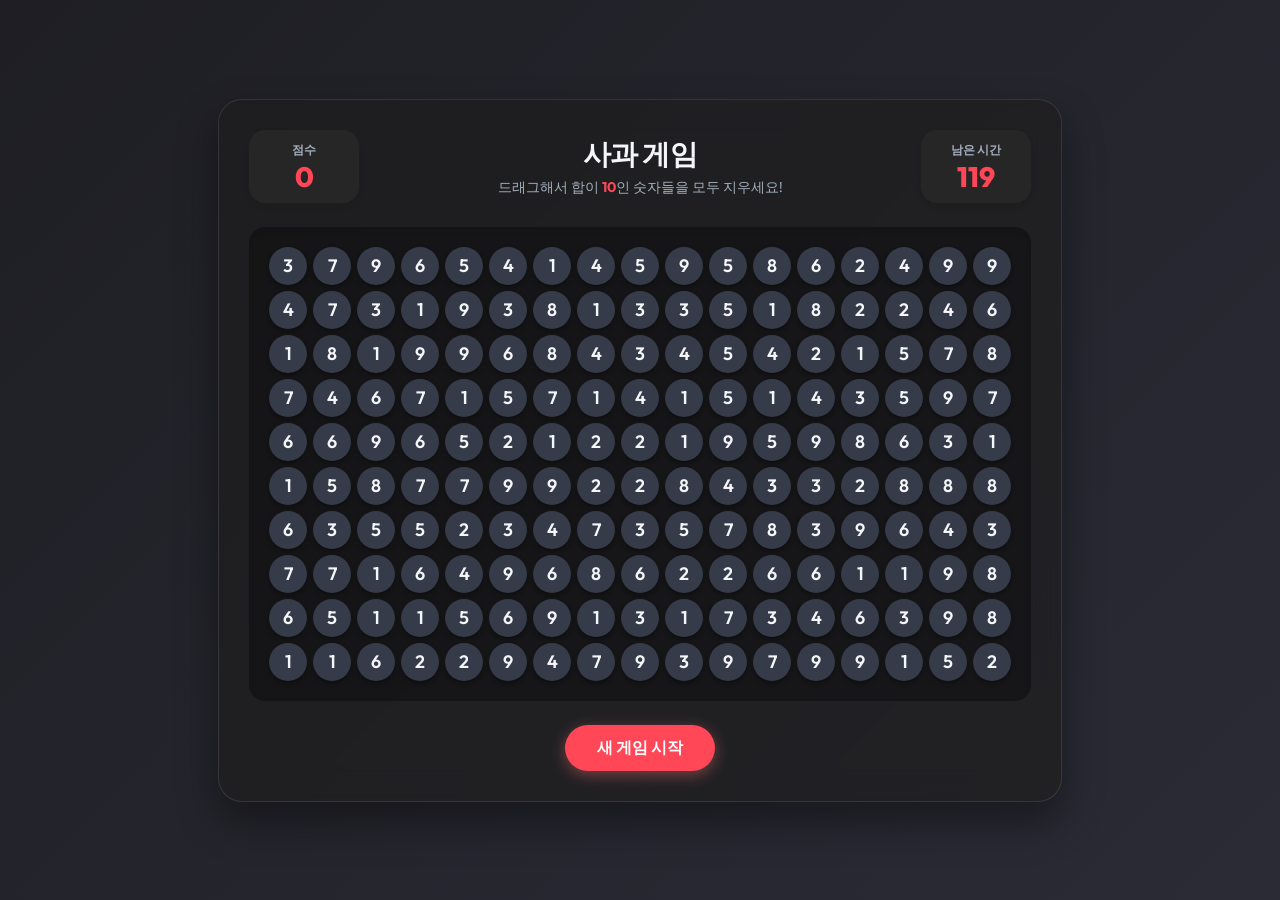
<file: game/index.html>
<!DOCTYPE html>
<html lang="ko">
<head>
    <meta charset="UTF-8">
    <meta name="viewport" content="width=device-width, initial-scale=1.0">
    <title>사과 게임 (Apple Game)</title>
    <link href="https://fonts.googleapis.com/css2?family=Outfit:wght@400;600;800&display=swap" rel="stylesheet">
    <link rel="stylesheet" href="style.css">
</head>
<body>
    <div class="game-container">
        <div class="header">
            <div class="info-card">
                <span class="label">점수</span>
                <span class="value" id="score">0</span>
            </div>
            <div class="title-container">
                <h1>사과 게임</h1>
                <p>드래그해서 합이 <strong>10</strong>인 숫자들을 모두 지우세요!</p>
            </div>
            <div class="info-card">
                <span class="label">남은 시간</span>
                <span class="value timer" id="timer">120</span>
            </div>
        </div>

        <div class="board-wrapper">
            <div class="game-board" id="board" draggable="false">
                <!-- Javascript will populate apples here -->
                <div id="selection-box" class="selection-box"></div>
            </div>
        </div>

        <div class="controls">
            <button id="reset-btn" class="btn primary-btn">새 게임 시작</button>
        </div>
    </div>

    <!-- Game Over Modal -->
    <div class="modal-overlay" id="game-over-modal">
        <div class="modal">
            <h2>게임 종료!</h2>
            <p>축하합니다. 당신의 최종 점수는</p>
            <div class="final-score" id="final-score">0</div>
            <button id="modal-reset-btn" class="btn primary-btn">다시 도전하기</button>
        </div>
    </div>

    <script src="script.js"></script>
</body>
</html>
</file>
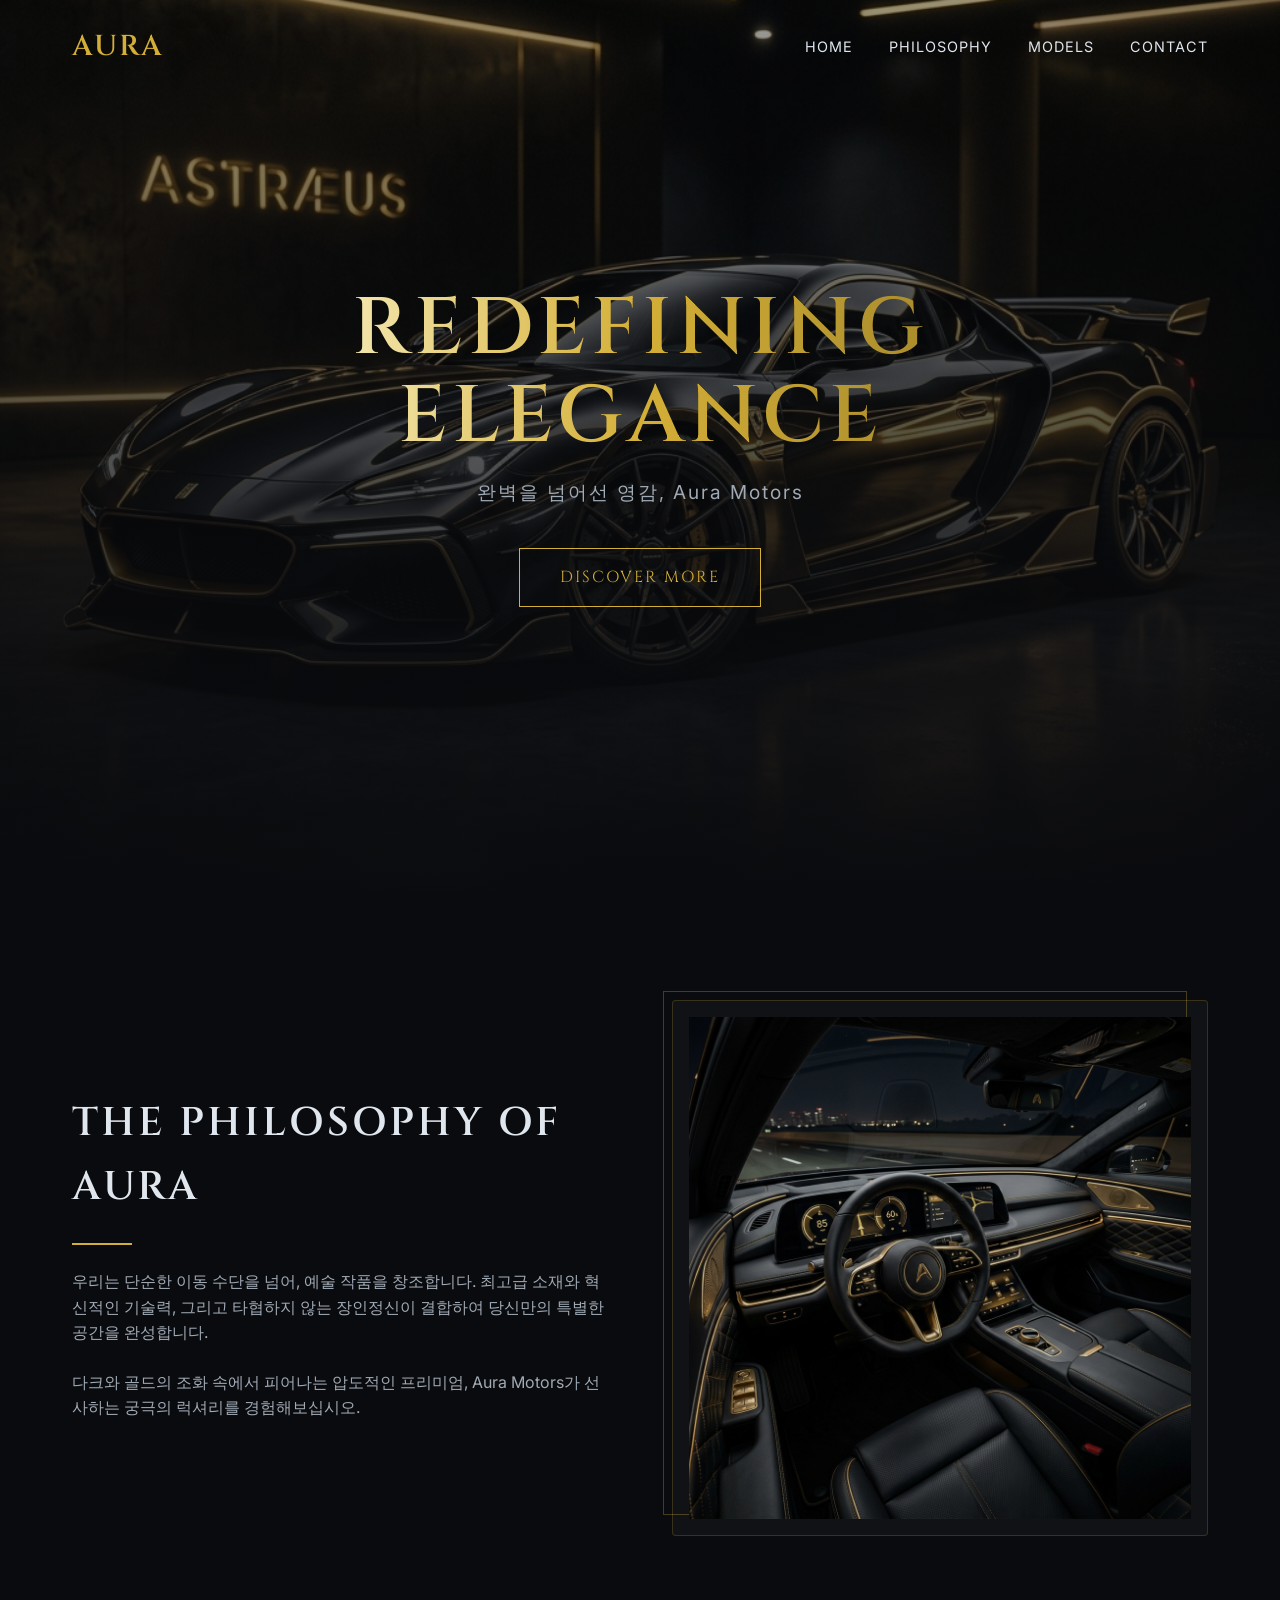
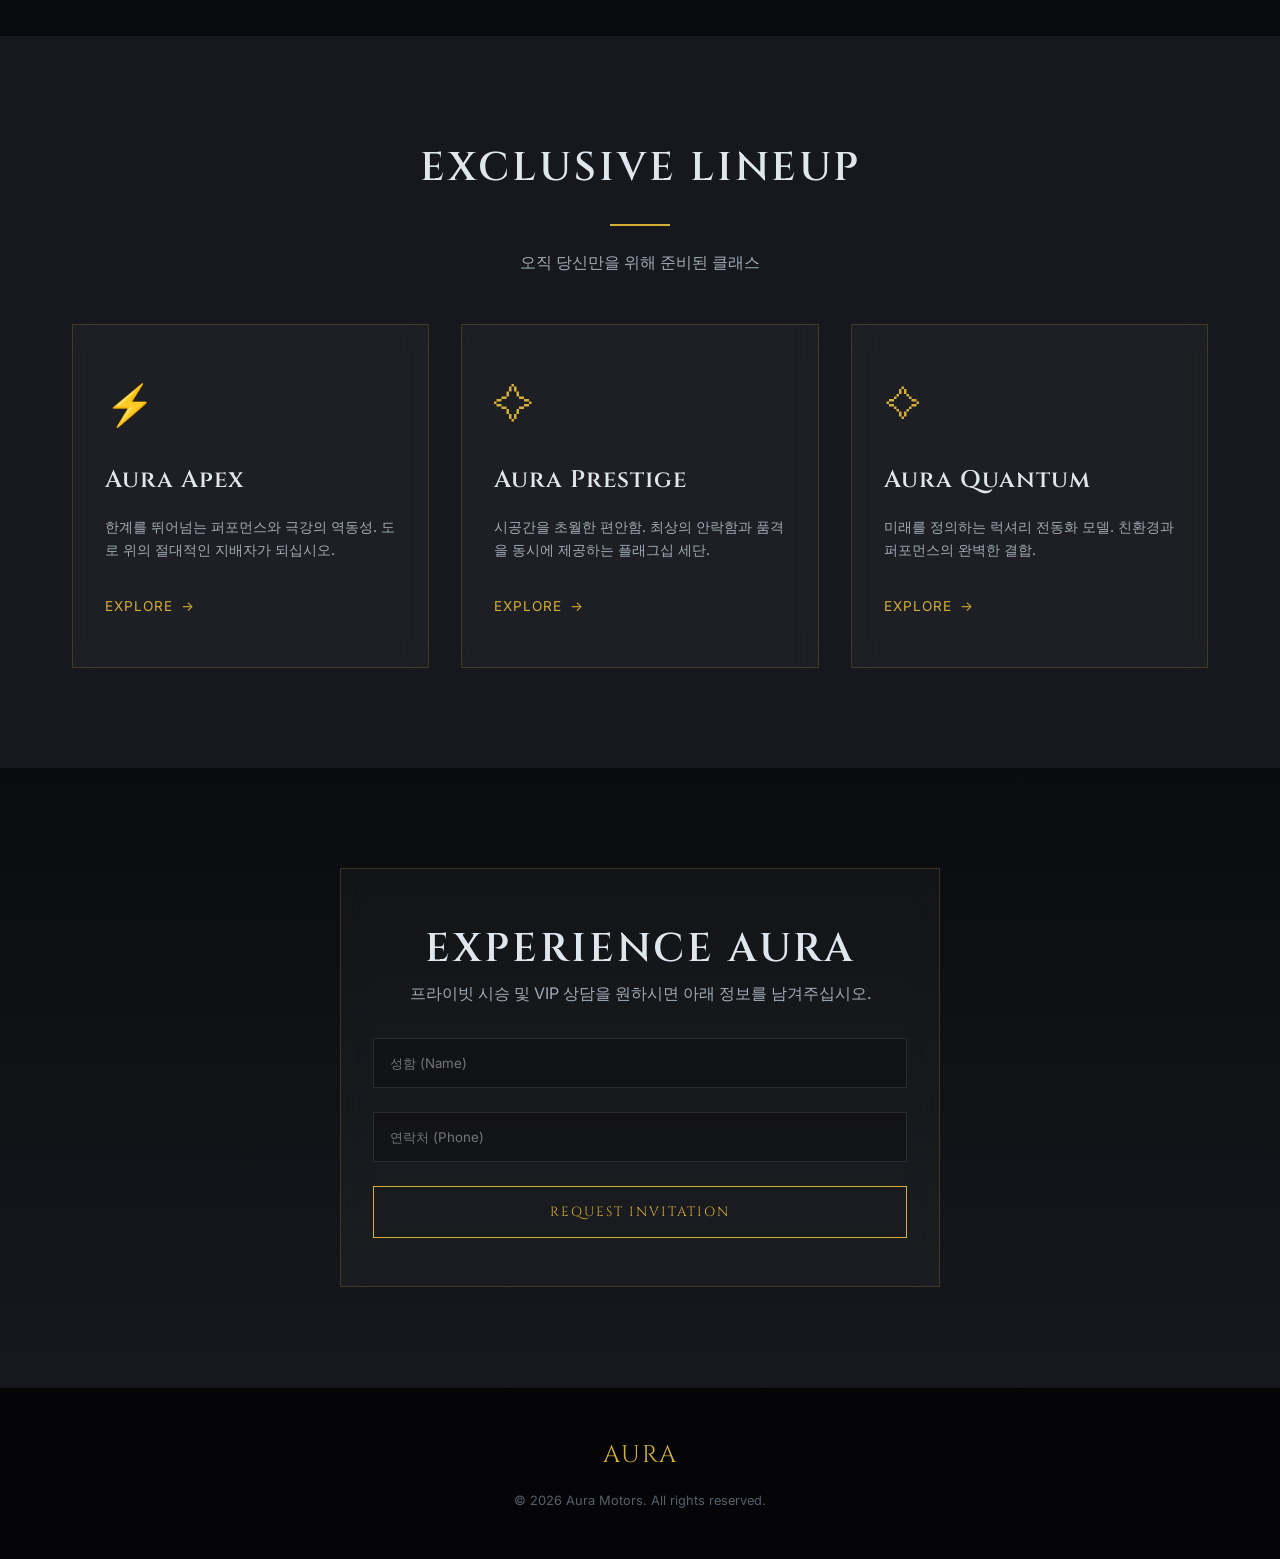
<file: test/index.html>
<!DOCTYPE html>
<html lang="ko">
<head>
    <meta charset="UTF-8">
    <meta name="viewport" content="width=device-width, initial-scale=1.0">
    <title>Aura Motors | Beyond Luxury</title>
    <meta name="description" content="Aura Motors - 프리미엄 럭셔리 자동차의 새로운 기준.">
    <!-- Google Fonts -->
    <link rel="preconnect" href="https://fonts.googleapis.com">
    <link rel="preconnect" href="https://fonts.gstatic.com" crossorigin>
    <link href="https://fonts.googleapis.com/css2?family=Cinzel:wght@400;600;700&family=Inter:wght@300;400;500&display=swap" rel="stylesheet">
    <link rel="stylesheet" href="css/style.css">
</head>
<body>
    <!-- Navigation -->
    <nav id="navbar">
        <div class="nav-container">
            <a href="#" class="logo">AURA</a>
            <div class="nav-links">
                <a href="#home">Home</a>
                <a href="#about">Philosophy</a>
                <a href="#models">Models</a>
                <a href="#contact">Contact</a>
            </div>
            <div class="menu-toggle">
                <span></span>
                <span></span>
                <span></span>
            </div>
        </div>
    </nav>

    <!-- Hero Section -->
    <section id="home" class="hero">
        <div class="hero-overlay"></div>
        <div class="hero-content fade-in">
            <h1 class="hero-title">Redefining<br>Elegance</h1>
            <p class="hero-subtitle">완벽을 넘어선 영감, Aura Motors</p>
            <a href="#models" class="btn-primary">Discover More</a>
        </div>
    </section>

    <!-- About Section -->
    <section id="about" class="about">
        <div class="container section-grid">
            <div class="about-text slide-up">
                <h2 class="section-title">The Philosophy of Aura</h2>
                <div class="gold-line"></div>
                <p>우리는 단순한 이동 수단을 넘어, 예술 작품을 창조합니다. 최고급 소재와 혁신적인 기술력, 그리고 타협하지 않는 장인정신이 결합하여 당신만의 특별한 공간을 완성합니다.</p>
                <p>다크와 골드의 조화 속에서 피어나는 압도적인 프리미엄, Aura Motors가 선사하는 궁극의 럭셔리를 경험해보십시오.</p>
            </div>
            <div class="about-image slide-up">
                <div class="glass-frame">
                    <img src="images/interior_car.png" alt="Aura Motors Interior">
                </div>
            </div>
        </div>
    </section>

    <!-- Models/Services Section -->
    <section id="models" class="models">
        <div class="container">
            <div class="text-center slide-up">
                <h2 class="section-title">Exclusive Lineup</h2>
                <div class="gold-line center"></div>
                <p class="section-desc">오직 당신만을 위해 준비된 클래스</p>
            </div>
            <div class="models-grid slide-up delay-2">
                <!-- Card 1 -->
                <div class="model-card glass-panel">
                    <div class="card-icon">⚡</div>
                    <h3>Aura Apex</h3>
                    <p>한계를 뛰어넘는 퍼포먼스와 극강의 역동성. 도로 위의 절대적인 지배자가 되십시오.</p>
                    <a href="#" class="btn-text">Explore</a>
                </div>
                <!-- Card 2 -->
                <div class="model-card glass-panel">
                    <div class="card-icon">✧</div>
                    <h3>Aura Prestige</h3>
                    <p>시공간을 초월한 편안함. 최상의 안락함과 품격을 동시에 제공하는 플래그십 세단.</p>
                    <a href="#" class="btn-text">Explore</a>
                </div>
                <!-- Card 3 -->
                <div class="model-card glass-panel">
                    <div class="card-icon">⟡</div>
                    <h3>Aura Quantum</h3>
                    <p>미래를 정의하는 럭셔리 전동화 모델. 친환경과 퍼포먼스의 완벽한 결합.</p>
                    <a href="#" class="btn-text">Explore</a>
                </div>
            </div>
        </div>
    </section>

    <!-- Contact Section -->
    <section id="contact" class="contact">
        <div class="container">
            <div class="contact-card glass-panel slide-up">
                <h2 class="section-title">Experience Aura</h2>
                <p>프라이빗 시승 및 VIP 상담을 원하시면 아래 정보를 남겨주십시오.</p>
                <form class="contact-form">
                    <div class="form-group">
                        <input type="text" placeholder="성함 (Name)" required>
                    </div>
                    <div class="form-group">
                        <input type="tel" placeholder="연락처 (Phone)" required>
                    </div>
                    <button type="submit" class="btn-primary">Request Invitation</button>
                </form>
            </div>
        </div>
    </section>

    <!-- Footer -->
    <footer>
        <div class="container footer-content">
            <div class="footer-logo">AURA</div>
            <p>&copy; 2026 Aura Motors. All rights reserved.</p>
        </div>
    </footer>

    <script src="js/app.js"></script>
</body>
</html>
</file>
<file: game/style.css>
:root {
    --bg-color-from: #1e1e24;
    --bg-color-to: #2b2b36;
    --board-bg: rgba(0, 0, 0, 0.3);
    --text-primary: #f5f6fa;
    --text-secondary: #a4b0be;
    --primary-color: #ff4757;
    --primary-hover: #ff6b81;
    --apple-bg: #353b48;
    --apple-text: #f5f6fa;
    --apple-hover-bg: #404652;
    --apple-drag-bg: rgba(255, 71, 87, 0.3);
    --apple-size: 38px;
    --gap: 6px;
    --shadow-color: rgba(0, 0, 0, 0.4);
}

* {
    box-sizing: border-box;
    margin: 0;
    padding: 0;
}

body {
    font-family: 'Outfit', -apple-system, blinkmacsystemfont, 'Segoe UI', Roboto, Helvetica, Arial, sans-serif;
    color: var(--text-primary);
    background: linear-gradient(135deg, var(--bg-color-from) 0%, var(--bg-color-to) 100%);
    min-height: 100vh;
    display: flex;
    justify-content: center;
    align-items: center;
    overflow: hidden;
    user-select: none; /* Prevent text selection */
}

.game-container {
    background: rgba(30, 30, 30, 0.65);
    backdrop-filter: blur(16px);
    -webkit-backdrop-filter: blur(16px);
    border: 1px solid rgba(255, 255, 255, 0.1);
    border-radius: 24px;
    padding: 30px;
    box-shadow: 0 20px 40px rgba(0, 0, 0, 0.4);
    display: flex;
    flex-direction: column;
    gap: 24px;
    position: relative;
    z-index: 10;
}

.header {
    display: flex;
    justify-content: space-between;
    align-items: center;
}

.title-container {
    text-align: center;
}

h1 {
    font-size: 28px;
    font-weight: 800;
    color: var(--text-primary);
    margin-bottom: 4px;
    letter-spacing: -0.5px;
}

.title-container p {
    font-size: 14px;
    color: var(--text-secondary);
}

.title-container strong {
    color: var(--primary-color);
}

.info-card {
    background: rgba(40, 40, 40, 0.8);
    padding: 12px 24px;
    border-radius: 16px;
    display: flex;
    flex-direction: column;
    align-items: center;
    box-shadow: 0 4px 6px rgba(0, 0, 0, 0.05);
    min-width: 110px;
}

.info-card .label {
    font-size: 12px;
    text-transform: uppercase;
    font-weight: 600;
    color: var(--text-secondary);
    margin-bottom: 4px;
}

.info-card .value {
    font-size: 28px;
    font-weight: 800;
    color: var(--primary-color);
    line-height: 1;
}

.board-wrapper {
    position: relative;
    padding: 20px;
    background: var(--board-bg);
    border-radius: 16px;
    box-shadow: inset 0 4px 10px rgba(0, 0, 0, 0.05);
}

.game-board {
    display: grid;
    grid-template-columns: repeat(17, var(--apple-size));
    grid-template-rows: repeat(10, var(--apple-size));
    gap: var(--gap);
    position: relative;
    touch-action: none;
}

.apple-cell {
    width: var(--apple-size);
    height: var(--apple-size);
    background: var(--apple-bg);
    border-radius: 50%;
    display: flex;
    justify-content: center;
    align-items: center;
    font-size: 18px;
    font-weight: 600;
    color: var(--apple-text);
    box-shadow: 0 2px 4px var(--shadow-color);
    cursor: default;
    transition: transform 0.1s ease, box-shadow 0.1s ease, background 0.1s ease;
    z-index: 10;
}

.apple-cell:hover {
    background: var(--apple-hover-bg);
    transform: scale(1.05);
    box-shadow: 0 4px 8px var(--shadow-color);
}

.apple-cell.highlight {
    background: var(--apple-drag-bg);
    transform: scale(1.05);
}

.apple-cell.cleared {
    animation: popOut 0.3s forwards cubic-bezier(0.175, 0.885, 0.32, 1.275);
    pointer-events: none;
}

@keyframes popOut {
    0% { transform: scale(1); opacity: 1; }
    50% { transform: scale(1.2); opacity: 0.8; }
    100% { transform: scale(0); opacity: 0; }
}

.apple-cell.appear {
    animation: popIn 0.3s forwards cubic-bezier(0.175, 0.885, 0.32, 1.275);
}

@keyframes popIn {
    0% { transform: scale(0); opacity: 0; }
    50% { transform: scale(1.1); opacity: 1; }
    100% { transform: scale(1); opacity: 1; }
}

.selection-box {
    position: absolute;
    border: 2px solid var(--primary-color);
    background: rgba(255, 118, 117, 0.2);
    border-radius: 8px;
    pointer-events: none;
    display: none;
    z-index: 5;
    box-shadow: 0 0 10px rgba(255, 118, 117, 0.5);
    transition: all 0.05s linear;
}

.controls {
    display: flex;
    justify-content: center;
}

.btn {
    padding: 12px 32px;
    font-size: 16px;
    font-weight: 600;
    font-family: inherit;
    border: none;
    border-radius: 30px;
    cursor: pointer;
    transition: all 0.2s ease;
}

.primary-btn {
    background: var(--primary-color);
    color: white;
    box-shadow: 0 4px 15px rgba(255, 118, 117, 0.4);
}

.primary-btn:hover {
    background: var(--primary-hover);
    transform: translateY(-2px);
    box-shadow: 0 6px 20px rgba(255, 118, 117, 0.6);
}

.modal-overlay {
    position: fixed;
    top: 0;
    left: 0;
    width: 100vw;
    height: 100vh;
    background: rgba(0, 0, 0, 0.5);
    backdrop-filter: blur(8px);
    display: flex;
    justify-content: center;
    align-items: center;
    z-index: 100;
    opacity: 0;
    visibility: hidden;
    transition: all 0.3s ease;
}

.modal-overlay.active {
    opacity: 1;
    visibility: visible;
}

.modal {
    background: rgba(30, 30, 30, 0.95);
    padding: 40px;
    border-radius: 24px;
    text-align: center;
    box-shadow: 0 20px 40px rgba(0, 0, 0, 0.2);
    transform: translateY(20px);
    transition: all 0.3s ease;
}

.modal-overlay.active .modal {
    transform: translateY(0);
}

.modal h2 {
    font-size: 32px;
    color: var(--text-primary);
    margin-bottom: 8px;
}

.modal p {
    color: var(--text-secondary);
    margin-bottom: 24px;
}

.final-score {
    font-size: 64px;
    font-weight: 800;
    color: var(--primary-color);
    margin-bottom: 30px;
    line-height: 1;
}

/* Background floating elements for aesthetics */
.bg-bubbles {
    position: absolute;
    top: 0; left: 0; right: 0; bottom: 0;
    z-index: 1;
    overflow: hidden;
    pointer-events: none;
}

.floating-score {
    position: fixed;
    z-index: 1000;
    pointer-events: none;
    font-family: 'Outfit', sans-serif;
    font-size: 24px;
    font-weight: 800;
    color: #ffda79;
    text-shadow: 0 0 10px rgba(255, 218, 121, 0.8), 0 2px 4px rgba(0, 0, 0, 0.5);
    animation: floatUp 0.8s cubic-bezier(0.175, 0.885, 0.32, 1.275) forwards;
    transform: translate(-50%, -50%); /* center origin */
}

@keyframes floatUp {
    0% { transform: translate(-50%, -50%) scale(0.5); opacity: 0; }
    20% { transform: translate(-50%, -80%) scale(1.2); opacity: 1; }
    100% { transform: translate(-50%, -200%) scale(1); opacity: 0; }
}
</file>
<file: test/css/style.css>
/* 
   Aura Motors Premium StyleSheet
   Theme: Dark & Gold Luxe
*/

:root {
    --color-bg: #0a0b0e;
    --color-bg-light: #16181d;
    --color-text: #e0e6ed;
    --color-gold: #d4af37;
    --color-gold-light: #f3e5ab;
    --color-gold-dark: #aa8c2c;
    
    --font-heading: 'Cinzel', serif;
    --font-body: 'Inter', sans-serif;
    
    --glass-bg: rgba(255, 255, 255, 0.03);
    --glass-border: rgba(212, 175, 55, 0.2);
    --glass-blur: blur(12px);
    
    --transition-smooth: all 0.4s cubic-bezier(0.25, 0.46, 0.45, 0.94);
}

* {
    margin: 0;
    padding: 0;
    box-sizing: border-box;
}

html {
    scroll-behavior: smooth;
}

body {
    background-color: var(--color-bg);
    color: var(--color-text);
    font-family: var(--font-body);
    line-height: 1.6;
    overflow-x: hidden;
}

/* Typography */
h1, h2, h3, .logo {
    font-family: var(--font-heading);
    font-weight: 600;
}

.text-center {
    text-align: center;
}

/* Layout */
.container {
    max-width: 1200px;
    margin: 0 auto;
    padding: 0 2rem;
}

section {
    padding: 100px 0;
}

/* Navigation */
nav {
    position: fixed;
    top: 0;
    width: 100%;
    z-index: 1000;
    transition: var(--transition-smooth);
    padding: 1.5rem 0;
}

nav.scrolled {
    background-color: rgba(10, 11, 14, 0.9);
    backdrop-filter: var(--glass-blur);
    padding: 1rem 0;
    border-bottom: 1px solid rgba(212, 175, 55, 0.1);
}

.nav-container {
    max-width: 1200px;
    margin: 0 auto;
    padding: 0 2rem;
    display: flex;
    justify-content: space-between;
    align-items: center;
}

.logo {
    font-size: 1.8rem;
    color: var(--color-gold);
    text-decoration: none;
    letter-spacing: 2px;
}

.nav-links a {
    color: var(--color-text);
    text-decoration: none;
    margin-left: 2rem;
    font-size: 0.9rem;
    text-transform: uppercase;
    letter-spacing: 1px;
    transition: var(--transition-smooth);
    position: relative;
}

.nav-links a::after {
    content: '';
    position: absolute;
    width: 0;
    height: 1px;
    bottom: -5px;
    left: 0;
    background-color: var(--color-gold);
    transition: var(--transition-smooth);
}

.nav-links a:hover::after, .nav-links a.active::after {
    width: 100%;
}

.nav-links a:hover {
    color: var(--color-gold);
}

.menu-toggle {
    display: none;
    flex-direction: column;
    cursor: pointer;
}

.menu-toggle span {
    width: 25px;
    height: 2px;
    background-color: var(--color-text);
    margin-bottom: 5px;
    transition: var(--transition-smooth);
}

/* Hero Section */
.hero {
    height: 100vh;
    background-image: url('../images/hero_car.png');
    background-size: cover;
    background-position: center;
    background-attachment: fixed;
    position: relative;
    display: flex;
    align-items: center;
    justify-content: center;
    text-align: center;
    padding: 0;
}

.hero-overlay {
    position: absolute;
    top: 0;
    left: 0;
    width: 100%;
    height: 100%;
    background: linear-gradient(to bottom, rgba(10, 11, 14, 0.4), rgba(10, 11, 14, 1));
}

.hero-content {
    position: relative;
    z-index: 1;
    max-width: 800px;
    padding: 0 2rem;
}

.hero-title {
    font-size: 5rem;
    line-height: 1.1;
    margin-bottom: 1rem;
    background: linear-gradient(to right, var(--color-gold-light), var(--color-gold), var(--color-gold-dark));
    -webkit-background-clip: text;
    -webkit-text-fill-color: transparent;
    text-transform: uppercase;
    letter-spacing: 5px;
}

.hero-subtitle {
    font-size: 1.2rem;
    margin-bottom: 2.5rem;
    letter-spacing: 2px;
    color: #a0aab5;
}

/* Buttons */
.btn-primary {
    display: inline-block;
    padding: 1rem 2.5rem;
    background: transparent;
    color: var(--color-gold);
    text-decoration: none;
    font-family: var(--font-heading);
    text-transform: uppercase;
    letter-spacing: 2px;
    border: 1px solid var(--color-gold);
    transition: var(--transition-smooth);
    position: relative;
    overflow: hidden;
}

.btn-primary:hover {
    background: var(--color-gold);
    color: var(--color-bg);
    box-shadow: 0 0 20px rgba(212, 175, 55, 0.4);
}

.btn-text {
    color: var(--color-gold);
    text-decoration: none;
    text-transform: uppercase;
    letter-spacing: 1px;
    font-size: 0.85rem;
    display: inline-flex;
    align-items: center;
    transition: var(--transition-smooth);
}

.btn-text::after {
    content: '→';
    margin-left: 8px;
    transition: transform 0.3s ease;
}

.btn-text:hover::after {
    transform: translateX(5px);
}

/* Elements */
.gold-line {
    width: 60px;
    height: 2px;
    background: var(--color-gold);
    margin: 1.5rem 0;
}

.gold-line.center {
    margin: 1.5rem auto;
}

.section-title {
    font-size: 2.5rem;
    color: var(--color-text);
    text-transform: uppercase;
    letter-spacing: 3px;
}

.section-desc {
    color: #a0aab5;
    margin-bottom: 3rem;
}

/* About Section */
.section-grid {
    display: grid;
    grid-template-columns: 1fr 1fr;
    gap: 4rem;
    align-items: center;
}

.about-text p {
    margin-bottom: 1.5rem;
    color: #a0aab5;
}

.glass-frame {
    padding: 1rem;
    background: var(--glass-bg);
    border: 1px solid var(--glass-border);
    border-radius: 4px;
    position: relative;
}

.glass-frame::before {
    content: '';
    position: absolute;
    top: -10px;
    left: -10px;
    right: 20px;
    bottom: 20px;
    border: 1px solid rgba(212, 175, 55, 0.3);
    z-index: -1;
}

.glass-frame img {
    width: 100%;
    height: auto;
    display: block;
    filter: brightness(0.85);
    transition: var(--transition-smooth);
}

.glass-frame img:hover {
    filter: brightness(1);
}

/* Models Section */
.models {
    background-color: var(--color-bg-light);
}

.models-grid {
    display: grid;
    grid-template-columns: repeat(3, 1fr);
    gap: 2rem;
}

.glass-panel {
    background: var(--glass-bg);
    backdrop-filter: var(--glass-blur);
    border: 1px solid var(--glass-border);
    padding: 3rem 2rem;
    transition: var(--transition-smooth);
}

.model-card:hover {
    transform: translateY(-10px);
    box-shadow: 0 10px 30px rgba(0, 0, 0, 0.5);
    border-color: rgba(212, 175, 55, 0.5);
}

.card-icon {
    font-size: 2.5rem;
    color: var(--color-gold);
    margin-bottom: 1.5rem;
}

.model-card h3 {
    font-size: 1.5rem;
    margin-bottom: 1rem;
    letter-spacing: 1px;
}

.model-card p {
    color: #a0aab5;
    margin-bottom: 2rem;
    font-size: 0.9rem;
}

/* Contact Section */
.contact {
    background: linear-gradient(to top, var(--color-bg-light), var(--color-bg));
}

.contact-card {
    max-width: 600px;
    margin: 0 auto;
    text-align: center;
}

.contact-card p {
    color: #a0aab5;
    margin-bottom: 2rem;
}

.contact-form {
    display: flex;
    flex-direction: column;
    gap: 1.5rem;
}

.form-group input {
    width: 100%;
    padding: 1rem;
    background: rgba(0, 0, 0, 0.2);
    border: 1px solid rgba(255, 255, 255, 0.1);
    color: var(--color-text);
    font-family: var(--font-body);
    transition: var(--transition-smooth);
}

.form-group input:focus {
    outline: none;
    border-color: var(--color-gold);
    background: rgba(0, 0, 0, 0.4);
}

.contact-form .btn-primary {
    width: 100%;
    cursor: pointer;
}

/* Footer */
footer {
    background-color: #050508;
    padding: 3rem 0;
    text-align: center;
    border-top: 1px solid rgba(255, 255, 255, 0.05);
}

.footer-logo {
    font-family: var(--font-heading);
    color: var(--color-gold);
    font-size: 1.5rem;
    letter-spacing: 2px;
    margin-bottom: 1rem;
}

footer p {
    color: #55606b;
    font-size: 0.8rem;
}

/* Animations */
.fade-in {
    opacity: 0;
    transition: opacity 1.5s ease;
}

.fade-in.appear {
    opacity: 1;
}

.slide-up {
    opacity: 0;
    transform: translateY(50px);
    transition: all 1s cubic-bezier(0.25, 0.46, 0.45, 0.94);
}

.slide-up.appear {
    opacity: 1;
    transform: translateY(0);
}

.delay-2 {
    transition-delay: 0.2s;
}

/* Responsive */
@media (max-width: 992px) {
    .section-grid {
        grid-template-columns: 1fr;
    }
    .hero-title {
        font-size: 4rem;
    }
}

@media (max-width: 768px) {
    .nav-links {
        position: fixed;
        right: -100%;
        top: 0;
        height: 100vh;
        width: 250px;
        background-color: var(--color-bg-light);
        display: flex;
        flex-direction: column;
        padding-top: 5rem;
        border-left: 1px solid rgba(212, 175, 55, 0.1);
        transition: var(--transition-smooth);
    }
    
    .nav-links.active {
        right: 0;
    }
    
    .nav-links a {
        margin: 1.5rem 2rem;
    }
    
    .menu-toggle {
        display: flex;
        z-index: 1001;
    }
    
    .menu-toggle.active span:nth-child(1) {
        transform: translateY(7px) rotate(45deg);
    }
    .menu-toggle.active span:nth-child(2) {
        opacity: 0;
    }
    .menu-toggle.active span:nth-child(3) {
        transform: translateY(-7px) rotate(-45deg);
    }
    
    .models-grid {
        grid-template-columns: 1fr;
    }
    
    .hero-title {
        font-size: 3rem;
    }
}
</file>
